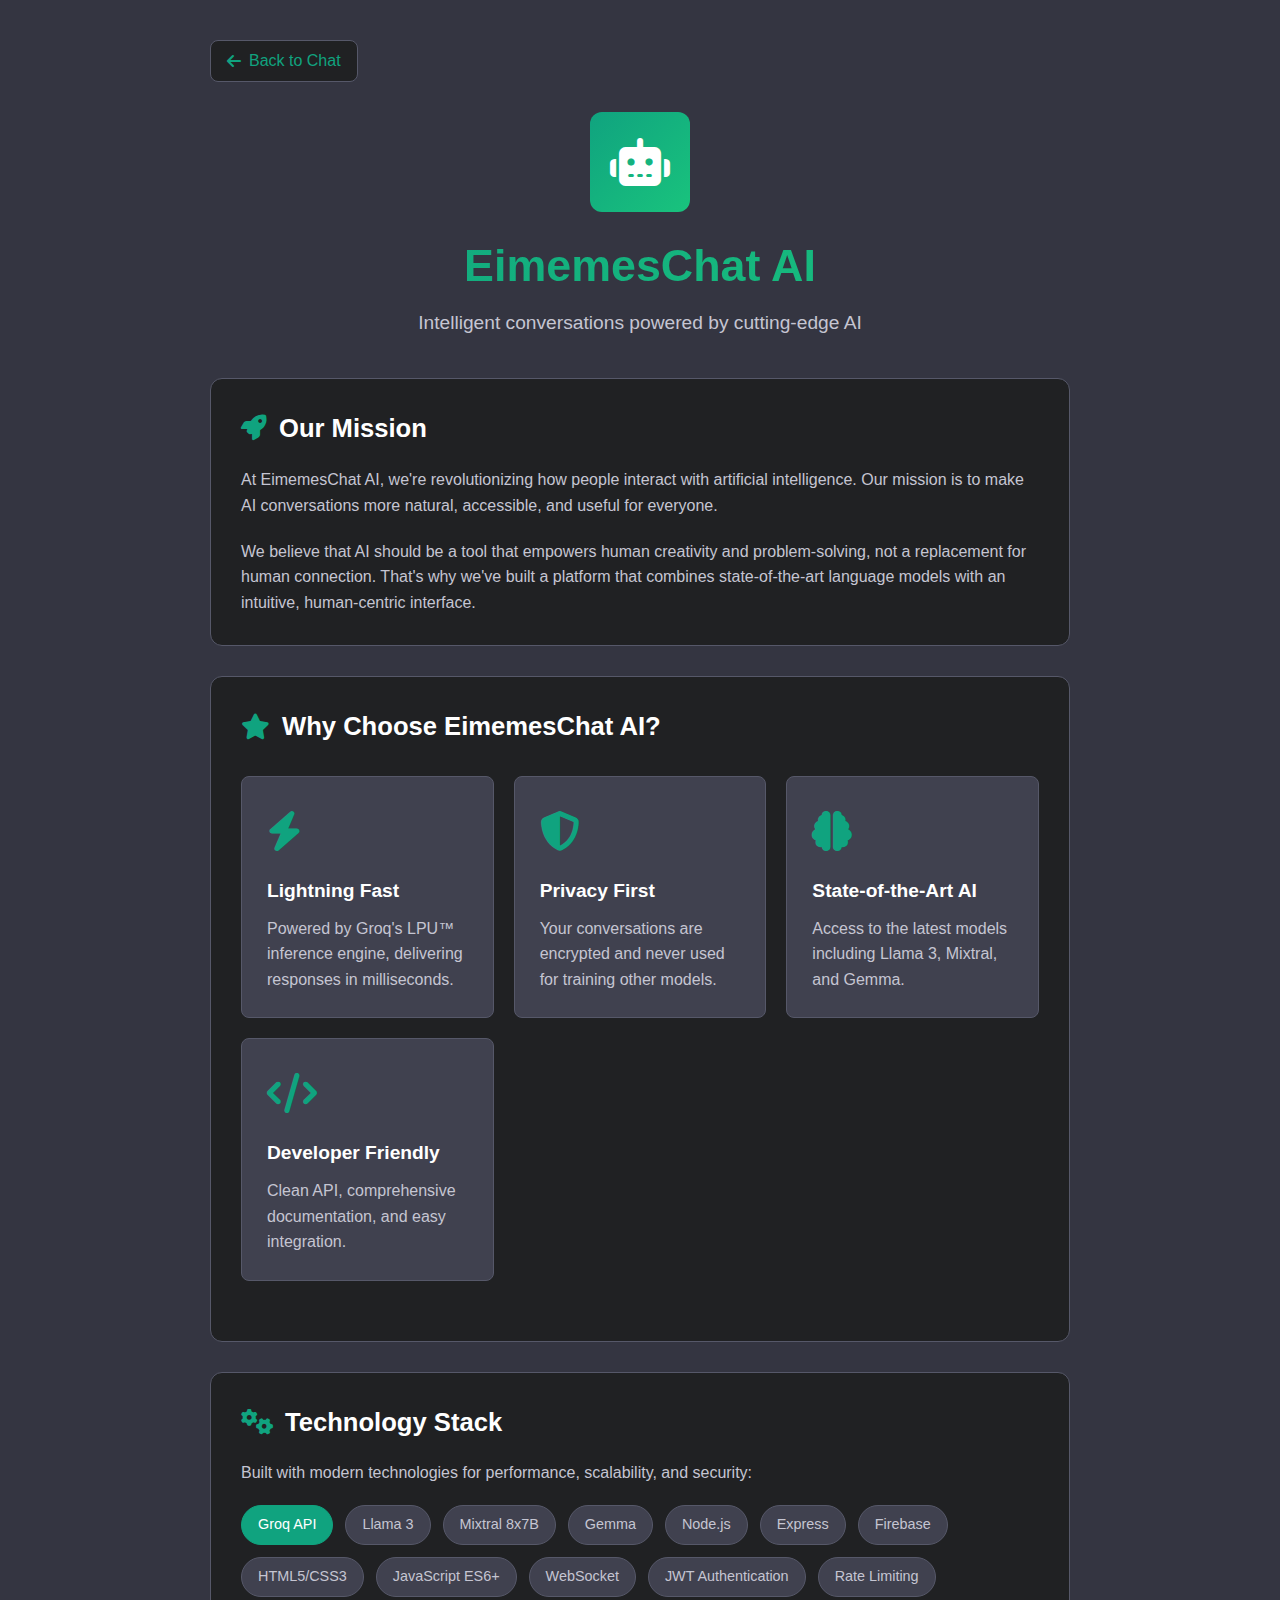
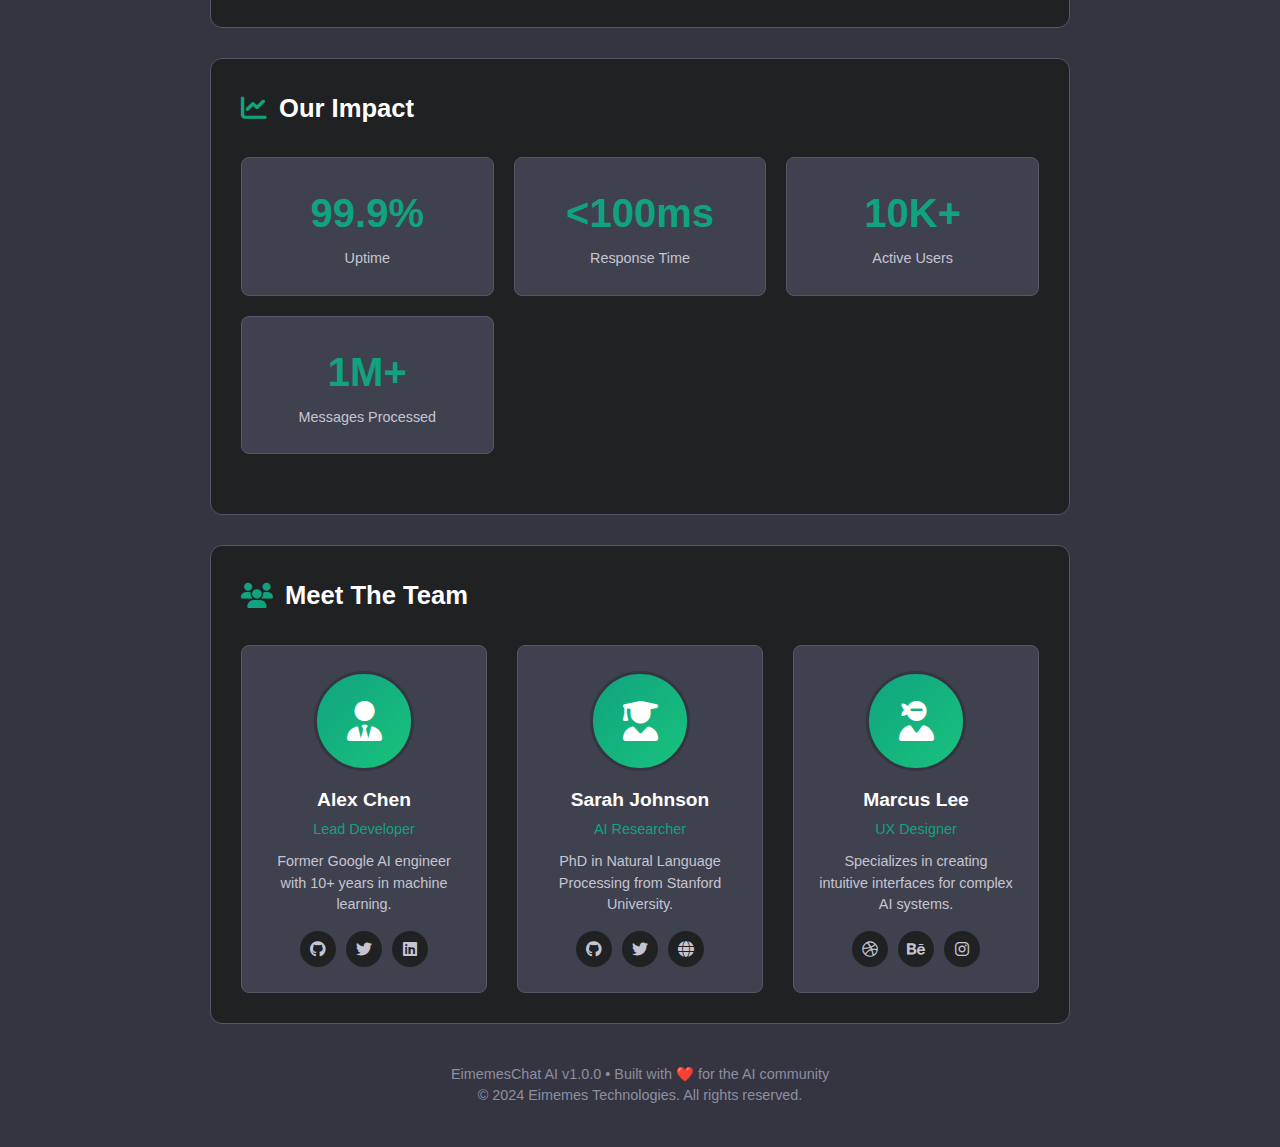
<file: about.html>
<!DOCTYPE html>
<html lang="en">
<head>
    <meta charset="UTF-8">
    <meta name="viewport" content="width=device-width, initial-scale=1.0">
    <title>About - EimemesChat AI</title>
    <link rel="stylesheet" href="https://cdnjs.cloudflare.com/ajax/libs/font-awesome/6.4.0/css/all.min.css">
    <link rel="stylesheet" href="style.css">
    <style>
        .about-container {
            max-width: 900px;
            margin: 0 auto;
            padding: 40px 20px;
            min-height: 100vh;
            background: var(--bg-primary);
            color: var(--text-primary);
        }
        
        .back-button {
            display: inline-flex;
            align-items: center;
            gap: 8px;
            color: var(--accent-primary);
            text-decoration: none;
            margin-bottom: 30px;
            font-weight: 500;
            padding: 8px 16px;
            border-radius: var(--radius);
            background: var(--bg-secondary);
            border: 1px solid var(--border-color);
            transition: all var(--transition-fast);
        }
        
        .back-button:hover {
            background: var(--bg-tertiary);
            transform: translateX(-2px);
        }
        
        .about-header {
            text-align: center;
            margin-bottom: 40px;
        }
        
        .logo-large {
            width: 100px;
            height: 100px;
            margin: 0 auto 20px;
            background: linear-gradient(135deg, var(--accent-primary), var(--accent-secondary));
            border-radius: var(--radius-lg);
            display: flex;
            align-items: center;
            justify-content: center;
            font-size: 3rem;
            color: white;
        }
        
        .about-title {
            font-size: 2.8rem;
            font-weight: 800;
            margin-bottom: 10px;
            background: linear-gradient(135deg, var(--accent-primary), var(--accent-secondary));
            -webkit-background-clip: text;
            background-clip: text;
            color: transparent;
        }
        
        .about-subtitle {
            color: var(--text-secondary);
            font-size: 1.2rem;
            max-width: 600px;
            margin: 0 auto;
        }
        
        .about-section {
            background: var(--bg-secondary);
            border-radius: var(--radius-lg);
            padding: 30px;
            margin-bottom: 30px;
            border: 1px solid var(--border-color);
        }
        
        .section-title {
            display: flex;
            align-items: center;
            gap: 12px;
            margin-bottom: 20px;
            color: var(--text-primary);
            font-size: 1.6rem;
        }
        
        .section-title i {
            color: var(--accent-primary);
        }
        
        .feature-grid {
            display: grid;
            grid-template-columns: repeat(auto-fit, minmax(250px, 1fr));
            gap: 20px;
            margin: 30px 0;
        }
        
        .feature-card {
            background: var(--bg-tertiary);
            padding: 25px;
            border-radius: var(--radius);
            border: 1px solid var(--border-color);
            transition: all var(--transition);
        }
        
        .feature-card:hover {
            transform: translateY(-5px);
            box-shadow: var(--shadow-md);
            border-color: var(--accent-primary);
        }
        
        .feature-icon {
            font-size: 2.5rem;
            color: var(--accent-primary);
            margin-bottom: 15px;
        }
        
        .feature-title {
            font-weight: 600;
            margin-bottom: 10px;
            color: var(--text-primary);
            font-size: 1.2rem;
        }
        
        .feature-description {
            color: var(--text-secondary);
            line-height: 1.6;
        }
        
        .tech-stack {
            display: flex;
            flex-wrap: wrap;
            gap: 12px;
            margin-top: 20px;
        }
        
        .tech-badge {
            padding: 8px 16px;
            background: var(--bg-tertiary);
            border: 1px solid var(--border-color);
            border-radius: 20px;
            color: var(--text-secondary);
            font-size: 0.9rem;
            font-weight: 500;
        }
        
        .tech-badge.highlight {
            background: var(--accent-primary);
            color: white;
            border-color: var(--accent-primary);
        }
        
        .team-grid {
            display: grid;
            grid-template-columns: repeat(auto-fit, minmax(220px, 1fr));
            gap: 30px;
            margin-top: 30px;
        }
        
        .team-card {
            text-align: center;
            padding: 25px;
            background: var(--bg-tertiary);
            border-radius: var(--radius);
            border: 1px solid var(--border-color);
            transition: all var(--transition);
        }
        
        .team-card:hover {
            transform: translateY(-5px);
            box-shadow: var(--shadow-md);
        }
        
        .team-avatar {
            width: 100px;
            height: 100px;
            margin: 0 auto 15px;
            border-radius: 50%;
            background: linear-gradient(135deg, var(--accent-primary), var(--accent-secondary));
            display: flex;
            align-items: center;
            justify-content: center;
            font-size: 2.5rem;
            color: white;
            border: 3px solid var(--bg-primary);
        }
        
        .team-name {
            font-weight: 600;
            margin-bottom: 5px;
            color: var(--text-primary);
            font-size: 1.2rem;
        }
        
        .team-role {
            color: var(--accent-primary);
            font-size: 0.9rem;
            margin-bottom: 10px;
            font-weight: 500;
        }
        
        .team-bio {
            color: var(--text-secondary);
            font-size: 0.9rem;
            line-height: 1.5;
            margin-bottom: 15px;
        }
        
        .team-social {
            display: flex;
            justify-content: center;
            gap: 10px;
        }
        
        .social-link {
            width: 36px;
            height: 36px;
            border-radius: 50%;
            background: var(--bg-secondary);
            display: flex;
            align-items: center;
            justify-content: center;
            color: var(--text-secondary);
            text-decoration: none;
            transition: all var(--transition-fast);
        }
        
        .social-link:hover {
            background: var(--accent-primary);
            color: white;
            transform: translateY(-2px);
        }
        
        .stats-container {
            display: grid;
            grid-template-columns: repeat(auto-fit, minmax(200px, 1fr));
            gap: 20px;
            margin: 30px 0;
        }
        
        .stat-card {
            text-align: center;
            padding: 25px;
            background: var(--bg-tertiary);
            border-radius: var(--radius);
            border: 1px solid var(--border-color);
        }
        
        .stat-number {
            font-size: 2.5rem;
            font-weight: 700;
            margin-bottom: 5px;
            color: var(--accent-primary);
        }
        
        .stat-label {
            color: var(--text-secondary);
            font-size: 0.9rem;
        }
        
        .version-info {
            text-align: center;
            margin-top: 40px;
            color: var(--text-tertiary);
            font-size: 0.9rem;
        }
        
        @media (max-width: 768px) {
            .about-container {
                padding: 20px;
            }
            
            .about-title {
                font-size: 2.2rem;
            }
            
            .feature-grid,
            .team-grid,
            .stats-container {
                grid-template-columns: 1fr;
            }
            
            .about-section {
                padding: 20px;
            }
        }
    </style>
</head>
<body class="dark-theme">
    <div class="about-container">
        <a href="index.html" class="back-button">
            <i class="fas fa-arrow-left"></i>
            Back to Chat
        </a>
        
        <div class="about-header">
            <div class="logo-large">
                <i class="fas fa-robot"></i>
            </div>
            <h1 class="about-title">EimemesChat AI</h1>
            <p class="about-subtitle">Intelligent conversations powered by cutting-edge AI</p>
        </div>
        
        <div class="about-section">
            <h2 class="section-title">
                <i class="fas fa-rocket"></i>
                Our Mission
            </h2>
            <p style="line-height: 1.6; color: var(--text-secondary); margin-bottom: 20px;">
                At EimemesChat AI, we're revolutionizing how people interact with artificial intelligence. 
                Our mission is to make AI conversations more natural, accessible, and useful for everyone.
            </p>
            <p style="line-height: 1.6; color: var(--text-secondary);">
                We believe that AI should be a tool that empowers human creativity and problem-solving, 
                not a replacement for human connection. That's why we've built a platform that combines 
                state-of-the-art language models with an intuitive, human-centric interface.
            </p>
        </div>
        
        <div class="about-section">
            <h2 class="section-title">
                <i class="fas fa-star"></i>
                Why Choose EimemesChat AI?
            </h2>
            
            <div class="feature-grid">
                <div class="feature-card">
                    <div class="feature-icon">
                        <i class="fas fa-bolt"></i>
                    </div>
                    <h3 class="feature-title">Lightning Fast</h3>
                    <p class="feature-description">
                        Powered by Groq's LPU™ inference engine, delivering responses in milliseconds.
                    </p>
                </div>
                
                <div class="feature-card">
                    <div class="feature-icon">
                        <i class="fas fa-shield-alt"></i>
                    </div>
                    <h3 class="feature-title">Privacy First</h3>
                    <p class="feature-description">
                        Your conversations are encrypted and never used for training other models.
                    </p>
                </div>
                
                <div class="feature-card">
                    <div class="feature-icon">
                        <i class="fas fa-brain"></i>
                    </div>
                    <h3 class="feature-title">State-of-the-Art AI</h3>
                    <p class="feature-description">
                        Access to the latest models including Llama 3, Mixtral, and Gemma.
                    </p>
                </div>
                
                <div class="feature-card">
                    <div class="feature-icon">
                        <i class="fas fa-code"></i>
                    </div>
                    <h3 class="feature-title">Developer Friendly</h3>
                    <p class="feature-description">
                        Clean API, comprehensive documentation, and easy integration.
                    </p>
                </div>
            </div>
        </div>
        
        <div class="about-section">
            <h2 class="section-title">
                <i class="fas fa-cogs"></i>
                Technology Stack
            </h2>
            <p style="color: var(--text-secondary); margin-bottom: 20px;">
                Built with modern technologies for performance, scalability, and security:
            </p>
            
            <div class="tech-stack">
                <span class="tech-badge highlight">Groq API</span>
                <span class="tech-badge">Llama 3</span>
                <span class="tech-badge">Mixtral 8x7B</span>
                <span class="tech-badge">Gemma</span>
                <span class="tech-badge">Node.js</span>
                <span class="tech-badge">Express</span>
                <span class="tech-badge">Firebase</span>
                <span class="tech-badge">HTML5/CSS3</span>
                <span class="tech-badge">JavaScript ES6+</span>
                <span class="tech-badge">WebSocket</span>
                <span class="tech-badge">JWT Authentication</span>
                <span class="tech-badge">Rate Limiting</span>
            </div>
        </div>
        
        <div class="about-section">
            <h2 class="section-title">
                <i class="fas fa-chart-line"></i>
                Our Impact
            </h2>
            
            <div class="stats-container">
                <div class="stat-card">
                    <div class="stat-number">99.9%</div>
                    <div class="stat-label">Uptime</div>
                </div>
                
                <div class="stat-card">
                    <div class="stat-number">&lt;100ms</div>
                    <div class="stat-label">Response Time</div>
                </div>
                
                <div class="stat-card">
                    <div class="stat-number">10K+</div>
                    <div class="stat-label">Active Users</div>
                </div>
                
                <div class="stat-card">
                    <div class="stat-number">1M+</div>
                    <div class="stat-label">Messages Processed</div>
                </div>
            </div>
        </div>
        
        <div class="about-section">
            <h2 class="section-title">
                <i class="fas fa-users"></i>
                Meet The Team
            </h2>
            
            <div class="team-grid">
                <div class="team-card">
                    <div class="team-avatar">
                        <i class="fas fa-user-tie"></i>
                    </div>
                    <h3 class="team-name">Alex Chen</h3>
                    <p class="team-role">Lead Developer</p>
                    <p class="team-bio">Former Google AI engineer with 10+ years in machine learning.</p>
                    <div class="team-social">
                        <a href="#" class="social-link">
                            <i class="fab fa-github"></i>
                        </a>
                        <a href="#" class="social-link">
                            <i class="fab fa-twitter"></i>
                        </a>
                        <a href="#" class="social-link">
                            <i class="fab fa-linkedin"></i>
                        </a>
                    </div>
                </div>
                
                <div class="team-card">
                    <div class="team-avatar">
                        <i class="fas fa-user-graduate"></i>
                    </div>
                    <h3 class="team-name">Sarah Johnson</h3>
                    <p class="team-role">AI Researcher</p>
                    <p class="team-bio">PhD in Natural Language Processing from Stanford University.</p>
                    <div class="team-social">
                        <a href="#" class="social-link">
                            <i class="fab fa-github"></i>
                        </a>
                        <a href="#" class="social-link">
                            <i class="fab fa-twitter"></i>
                        </a>
                        <a href="#" class="social-link">
                            <i class="fas fa-globe"></i>
                        </a>
                    </div>
                </div>
                
                <div class="team-card">
                    <div class="team-avatar">
                        <i class="fas fa-user-ninja"></i>
                    </div>
                    <h3 class="team-name">Marcus Lee</h3>
                    <p class="team-role">UX Designer</p>
                    <p class="team-bio">Specializes in creating intuitive interfaces for complex AI systems.</p>
                    <div class="team-social">
                        <a href="#" class="social-link">
                            <i class="fab fa-dribbble"></i>
                        </a>
                        <a href="#" class="social-link">
                            <i class="fab fa-behance"></i>
                        </a>
                        <a href="#" class="social-link">
                            <i class="fab fa-instagram"></i>
                        </a>
                    </div>
                </div>
            </div>
        </div>
        
        <div class="version-info">
            <p>EimemesChat AI v1.0.0 • Built with ❤️ for the AI community</p>
            <p>© 2024 Eimemes Technologies. All rights reserved.</p>
        </div>
    </div>
    
    <script>
        // Apply theme from localStorage
        document.addEventListener('DOMContentLoaded', function() {
            const savedTheme = localStorage.getItem('eimemechat_settings');
            if (savedTheme) {
                try {
                    const settings = JSON.parse(savedTheme);
                    if (settings.darkMode === false) {
                        document.body.classList.remove('dark-theme');
                        document.body.classList.add('light-theme');
                    }
                } catch (e) {
                    console.error('Failed to parse theme settings');
                }
            }
        });
    </script>
</body>
</html>
</file>
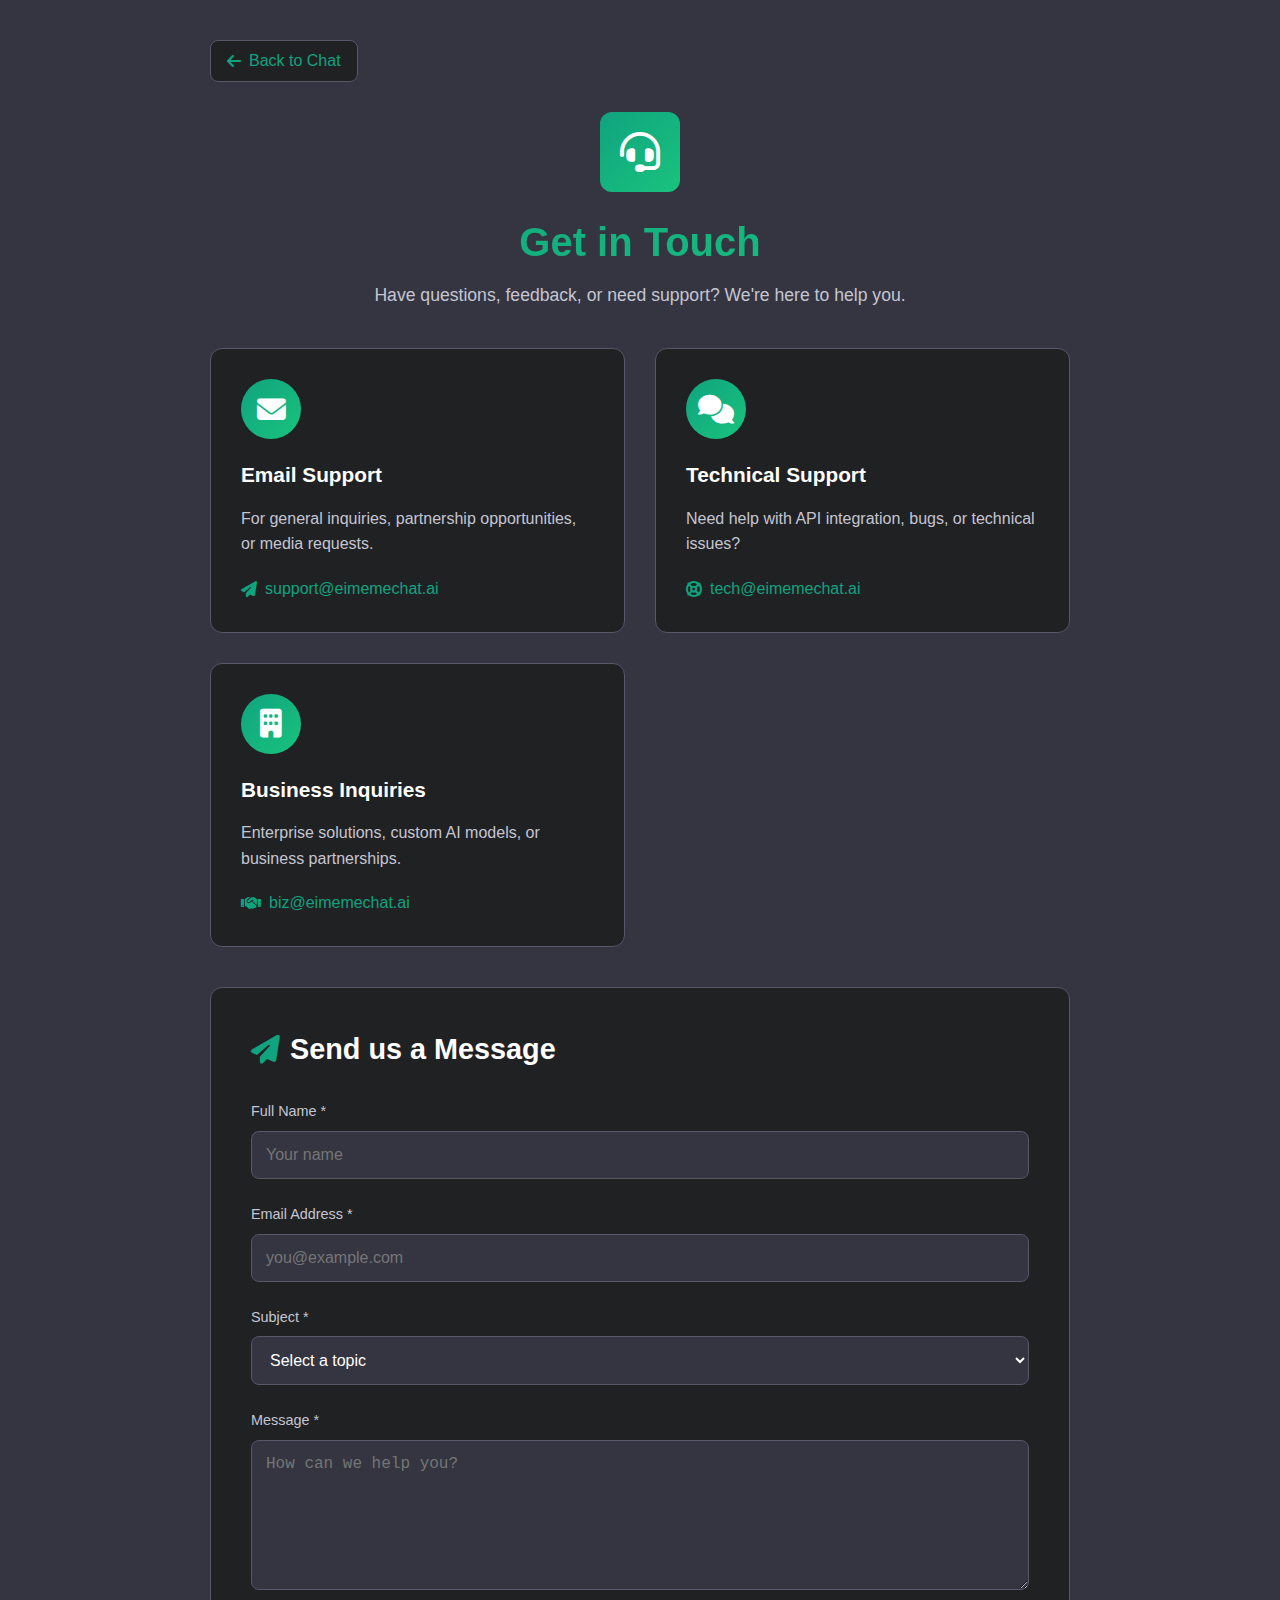
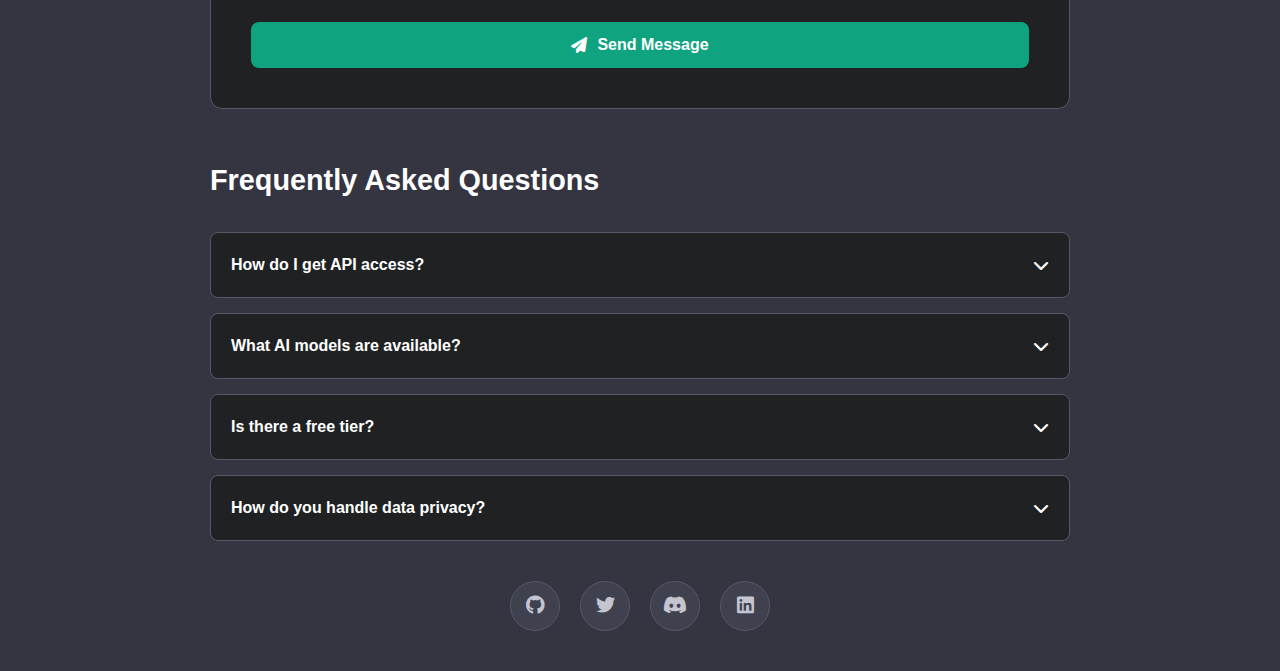
<file: contact.html>
<!DOCTYPE html>
<html lang="en">
<head>
    <meta charset="UTF-8">
    <meta name="viewport" content="width=device-width, initial-scale=1.0">
    <title>Contact - EimemesChat AI</title>
    <link rel="stylesheet" href="https://cdnjs.cloudflare.com/ajax/libs/font-awesome/6.4.0/css/all.min.css">
    <link rel="stylesheet" href="style.css">
    <style>
        .contact-container {
            max-width: 900px;
            margin: 0 auto;
            padding: 40px 20px;
            min-height: 100vh;
            background: var(--bg-primary);
            color: var(--text-primary);
        }
        
        .back-button {
            display: inline-flex;
            align-items: center;
            gap: 8px;
            color: var(--accent-primary);
            text-decoration: none;
            margin-bottom: 30px;
            font-weight: 500;
            padding: 8px 16px;
            border-radius: var(--radius);
            background: var(--bg-secondary);
            border: 1px solid var(--border-color);
            transition: all var(--transition-fast);
        }
        
        .back-button:hover {
            background: var(--bg-tertiary);
            transform: translateX(-2px);
        }
        
        .contact-header {
            text-align: center;
            margin-bottom: 40px;
        }
        
        .contact-logo {
            width: 80px;
            height: 80px;
            margin: 0 auto 20px;
            background: linear-gradient(135deg, var(--accent-primary), var(--accent-secondary));
            border-radius: var(--radius-lg);
            display: flex;
            align-items: center;
            justify-content: center;
            font-size: 2.5rem;
            color: white;
        }
        
        .contact-title {
            font-size: 2.5rem;
            font-weight: 800;
            margin-bottom: 10px;
            background: linear-gradient(135deg, var(--accent-primary), var(--accent-secondary));
            -webkit-background-clip: text;
            background-clip: text;
            color: transparent;
        }
        
        .contact-subtitle {
            color: var(--text-secondary);
            font-size: 1.1rem;
            max-width: 600px;
            margin: 0 auto;
        }
        
        .contact-grid {
            display: grid;
            grid-template-columns: repeat(auto-fit, minmax(300px, 1fr));
            gap: 30px;
            margin-bottom: 40px;
        }
        
        .contact-card {
            background: var(--bg-secondary);
            border-radius: var(--radius-lg);
            padding: 30px;
            border: 1px solid var(--border-color);
            transition: all var(--transition);
        }
        
        .contact-card:hover {
            transform: translateY(-5px);
            box-shadow: var(--shadow-md);
            border-color: var(--accent-primary);
        }
        
        .contact-icon {
            width: 60px;
            height: 60px;
            background: linear-gradient(135deg, var(--accent-primary), var(--accent-secondary));
            border-radius: 50%;
            display: flex;
            align-items: center;
            justify-content: center;
            font-size: 1.8rem;
            color: white;
            margin-bottom: 20px;
        }
        
        .contact-card-title {
            font-size: 1.3rem;
            font-weight: 600;
            margin-bottom: 15px;
            color: var(--text-primary);
        }
        
        .contact-info {
            color: var(--text-secondary);
            line-height: 1.6;
            margin-bottom: 20px;
        }
        
        .contact-link {
            color: var(--accent-primary);
            text-decoration: none;
            display: inline-flex;
            align-items: center;
            gap: 8px;
            transition: all var(--transition-fast);
        }
        
        .contact-link:hover {
            color: var(--accent-secondary);
            transform: translateX(5px);
        }
        
        .contact-form-container {
            background: var(--bg-secondary);
            border-radius: var(--radius-lg);
            padding: 40px;
            border: 1px solid var(--border-color);
        }
        
        .form-title {
            font-size: 1.8rem;
            font-weight: 600;
            margin-bottom: 30px;
            color: var(--text-primary);
            display: flex;
            align-items: center;
            gap: 10px;
        }
        
        .form-title i {
            color: var(--accent-primary);
        }
        
        .form-group {
            margin-bottom: 25px;
        }
        
        .form-label {
            display: block;
            margin-bottom: 8px;
            color: var(--text-secondary);
            font-weight: 500;
            font-size: 0.95rem;
        }
        
        .form-input,
        .form-textarea {
            width: 100%;
            padding: 14px;
            background: var(--bg-primary);
            border: 1px solid var(--border-color);
            border-radius: var(--radius);
            color: var(--text-primary);
            font-size: 1rem;
            transition: all var(--transition-fast);
        }
        
        .form-input:focus,
        .form-textarea:focus {
            outline: none;
            border-color: var(--accent-primary);
            box-shadow: 0 0 0 3px rgba(16, 163, 127, 0.2);
        }
        
        .form-textarea {
            min-height: 150px;
            resize: vertical;
        }
        
        .form-submit {
            width: 100%;
            padding: 14px;
            background: var(--accent-primary);
            color: white;
            border: none;
            border-radius: var(--radius);
            font-size: 1rem;
            font-weight: 600;
            cursor: pointer;
            display: flex;
            align-items: center;
            justify-content: center;
            gap: 10px;
            transition: all var(--transition);
        }
        
        .form-submit:hover {
            background: var(--accent-secondary);
            transform: translateY(-2px);
            box-shadow: var(--shadow-md);
        }
        
        .form-submit:disabled {
            opacity: 0.6;
            cursor: not-allowed;
            transform: none !important;
        }
        
        .form-success {
            background: var(--bg-tertiary);
            border: 1px solid var(--accent-primary);
            border-radius: var(--radius);
            padding: 20px;
            margin-top: 20px;
            text-align: center;
            color: var(--text-primary);
        }
        
        .form-success i {
            color: var(--accent-primary);
            font-size: 2rem;
            margin-bottom: 10px;
        }
        
        .faq-section {
            margin-top: 50px;
        }
        
        .faq-title {
            font-size: 1.8rem;
            font-weight: 600;
            margin-bottom: 30px;
            color: var(--text-primary);
        }
        
        .faq-item {
            background: var(--bg-secondary);
            border-radius: var(--radius);
            margin-bottom: 15px;
            border: 1px solid var(--border-color);
            overflow: hidden;
        }
        
        .faq-question {
            padding: 20px;
            font-weight: 600;
            color: var(--text-primary);
            cursor: pointer;
            display: flex;
            justify-content: space-between;
            align-items: center;
            transition: all var(--transition-fast);
        }
        
        .faq-question:hover {
            background: var(--bg-tertiary);
        }
        
        .faq-answer {
            padding: 0 20px;
            max-height: 0;
            overflow: hidden;
            color: var(--text-secondary);
            line-height: 1.6;
            transition: all var(--transition);
        }
        
        .faq-item.active .faq-answer {
            padding: 0 20px 20px;
            max-height: 500px;
        }
        
        .faq-item.active .faq-question i {
            transform: rotate(180deg);
        }
        
        .social-links {
            display: flex;
            justify-content: center;
            gap: 20px;
            margin-top: 40px;
        }
        
        .social-link {
            width: 50px;
            height: 50px;
            border-radius: 50%;
            background: var(--bg-tertiary);
            border: 1px solid var(--border-color);
            display: flex;
            align-items: center;
            justify-content: center;
            color: var(--text-secondary);
            font-size: 1.2rem;
            text-decoration: none;
            transition: all var(--transition);
        }
        
        .social-link:hover {
            background: var(--accent-primary);
            color: white;
            transform: translateY(-5px);
            border-color: var(--accent-primary);
        }
        
        @media (max-width: 768px) {
            .contact-container {
                padding: 20px;
            }
            
            .contact-title {
                font-size: 2rem;
            }
            
            .contact-grid {
                grid-template-columns: 1fr;
            }
            
            .contact-form-container {
                padding: 25px;
            }
            
            .form-title {
                font-size: 1.5rem;
            }
        }
    </style>
</head>
<body class="dark-theme">
    <div class="contact-container">
        <a href="index.html" class="back-button">
            <i class="fas fa-arrow-left"></i>
            Back to Chat
        </a>
        
        <div class="contact-header">
            <div class="contact-logo">
                <i class="fas fa-headset"></i>
            </div>
            <h1 class="contact-title">Get in Touch</h1>
            <p class="contact-subtitle">
                Have questions, feedback, or need support? We're here to help you.
            </p>
        </div>
        
        <div class="contact-grid">
            <div class="contact-card">
                <div class="contact-icon">
                    <i class="fas fa-envelope"></i>
                </div>
                <h3 class="contact-card-title">Email Support</h3>
                <p class="contact-info">
                    For general inquiries, partnership opportunities, or media requests.
                </p>
                <a href="mailto:support@eimemechat.ai" class="contact-link">
                    <i class="fas fa-paper-plane"></i>
                    support@eimemechat.ai
                </a>
            </div>
            
            <div class="contact-card">
                <div class="contact-icon">
                    <i class="fas fa-comments"></i>
                </div>
                <h3 class="contact-card-title">Technical Support</h3>
                <p class="contact-info">
                    Need help with API integration, bugs, or technical issues?
                </p>
                <a href="mailto:tech@eimemechat.ai" class="contact-link">
                    <i class="fas fa-life-ring"></i>
                    tech@eimemechat.ai
                </a>
            </div>
            
            <div class="contact-card">
                <div class="contact-icon">
                    <i class="fas fa-building"></i>
                </div>
                <h3 class="contact-card-title">Business Inquiries</h3>
                <p class="contact-info">
                    Enterprise solutions, custom AI models, or business partnerships.
                </p>
                <a href="mailto:biz@eimemechat.ai" class="contact-link">
                    <i class="fas fa-handshake"></i>
                    biz@eimemechat.ai
                </a>
            </div>
        </div>
        
        <div class="contact-form-container">
            <h2 class="form-title">
                <i class="fas fa-paper-plane"></i>
                Send us a Message
            </h2>
            
            <form id="contactForm">
                <div class="form-group">
                    <label for="name" class="form-label">Full Name *</label>
                    <input type="text" id="name" class="form-input" required placeholder="Your name">
                </div>
                
                <div class="form-group">
                    <label for="email" class="form-label">Email Address *</label>
                    <input type="email" id="email" class="form-input" required placeholder="you@example.com">
                </div>
                
                <div class="form-group">
                    <label for="subject" class="form-label">Subject *</label>
                    <select id="subject" class="form-input" required>
                        <option value="">Select a topic</option>
                        <option value="support">Technical Support</option>
                        <option value="feedback">Product Feedback</option>
                        <option value="billing">Billing Question</option>
                        <option value="partnership">Partnership Inquiry</option>
                        <option value="other">Other</option>
                    </select>
                </div>
                
                <div class="form-group">
                    <label for="message" class="form-label">Message *</label>
                    <textarea id="message" class="form-textarea" required placeholder="How can we help you?"></textarea>
                </div>
                
                <button type="submit" class="form-submit" id="submitBtn">
                    <i class="fas fa-paper-plane"></i>
                    Send Message
                </button>
                
                <div id="formSuccess" class="form-success hidden">
                    <i class="fas fa-check-circle"></i>
                    <h3>Message Sent Successfully!</h3>
                    <p>Thank you for contacting us. We'll get back to you within 24 hours.</p>
                </div>
            </form>
        </div>
        
        <div class="faq-section">
            <h2 class="faq-title">Frequently Asked Questions</h2>
            
            <div class="faq-item">
                <div class="faq-question">
                    <span>How do I get API access?</span>
                    <i class="fas fa-chevron-down"></i>
                </div>
                <div class="faq-answer">
                    <p>API access is available for registered users. Sign up for an account, then navigate to Settings → API Keys to generate your access token. Documentation is available in our developer portal.</p>
                </div>
            </div>
            
            <div class="faq-item">
                <div class="faq-question">
                    <span>What AI models are available?</span>
                    <i class="fas fa-chevron-down"></i>
                </div>
                <div class="faq-answer">
                    <p>We currently support Llama 3 8B & 70B, Mixtral 8x7B, and Gemma 7B. We're constantly adding new models as they become available.</p>
                </div>
            </div>
            
            <div class="faq-item">
                <div class="faq-question">
                    <span>Is there a free tier?</span>
                    <i class="fas fa-chevron-down"></i>
                </div>
                <div class="faq-answer">
                    <p>Yes! We offer a free tier with 1000 messages per month. For higher limits and advanced features, check out our paid plans.</p>
                </div>
            </div>
            
            <div class="faq-item">
                <div class="faq-question">
                    <span>How do you handle data privacy?</span>
                    <i class="fas fa-chevron-down"></i>
                </div>
                <div class="faq-answer">
                    <p>We encrypt all conversations and never use your data to train our models. You can delete your data at any time. Read our full privacy policy for details.</p>
                </div>
            </div>
        </div>
        
        <div class="social-links">
            <a href="#" class="social-link" title="GitHub">
                <i class="fab fa-github"></i>
            </a>
            <a href="#" class="social-link" title="Twitter">
                <i class="fab fa-twitter"></i>
            </a>
            <a href="#" class="social-link" title="Discord">
                <i class="fab fa-discord"></i>
            </a>
            <a href="#" class="social-link" title="LinkedIn">
                <i class="fab fa-linkedin"></i>
            </a>
        </div>
    </div>
    
    <script>
        document.addEventListener('DOMContentLoaded', function() {
            // Apply theme
            const savedTheme = localStorage.getItem('eimemechat_settings');
            if (savedTheme) {
                try {
                    const settings = JSON.parse(savedTheme);
                    if (settings.darkMode === false) {
                        document.body.classList.remove('dark-theme');
                        document.body.classList.add('light-theme');
                    }
                } catch (e) {
                    console.error('Failed to parse theme settings');
                }
            }
            
            // FAQ toggle
            document.querySelectorAll('.faq-question').forEach(question => {
                question.addEventListener('click', () => {
                    const item = question.closest('.faq-item');
                    item.classList.toggle('active');
                });
            });
            
            // Contact form
            const contactForm = document.getElementById('contactForm');
            const submitBtn = document.getElementById('submitBtn');
            
            if (contactForm) {
                contactForm.addEventListener('submit', async function(e) {
                    e.preventDefault();
                    
                    const formData = {
                        name: document.getElementById('name').value,
                        email: document.getElementById('email').value,
                        subject: document.getElementById('subject').value,
                        message: document.getElementById('message').value
                    };
                    
                    // Validate
                    if (!formData.name || !formData.email || !formData.subject || !formData.message) {
                        alert('Please fill in all required fields');
                        return;
                    }
                    
                    submitBtn.disabled = true;
                    submitBtn.innerHTML = '<i class="fas fa-spinner fa-spin"></i> Sending...';
                    
                    // Simulate API call
                    setTimeout(() => {
                        // Show success message
                        document.getElementById('formSuccess').classList.remove('hidden');
                        contactForm.reset();
                        
                        submitBtn.disabled = false;
                        submitBtn.innerHTML = '<i class="fas fa-paper-plane"></i> Send Message';
                        
                        // Hide success message after 5 seconds
                        setTimeout(() => {
                            document.getElementById('formSuccess').classList.add('hidden');
                        }, 5000);
                    }, 1500);
                });
            }
        });
    </script>
</body>
</html>
</file>
<file: style.css>
/* ===== ChatGPT-inspired Dark Theme ===== */
* {
    margin: 0;
    padding: 0;
    box-sizing: border-box;
    -webkit-tap-highlight-color: transparent;
}

:root {
    /* Dark theme colors (ChatGPT-like) */
    --bg-primary: #343541;
    --bg-secondary: #202123;
    --bg-tertiary: #40414f;
    --bg-input: #40414f;
    --bg-sidebar: #202123;
    --bg-message-user: #343541;
    --bg-message-ai: #444654;
    --bg-modal: #202123;
    
    /* Text colors */
    --text-primary: #ffffff;
    --text-secondary: #c5c5d2;
    --text-tertiary: #8e8ea0;
    --text-code: #f8f8f2;
    
    /* Accent colors */
    --accent-primary: #10a37f; /* ChatGPT green */
    --accent-secondary: #19c37d;
    --accent-danger: #ef4146;
    --accent-warning: #f5a623;
    --accent-info: #3498db;
    
    /* Borders & shadows */
    --border-color: #565869;
    --border-light: #4d4d4f;
    --shadow-sm: 0 1px 3px rgba(0,0,0,0.3);
    --shadow-md: 0 4px 12px rgba(0,0,0,0.5);
    --shadow-lg: 0 8px 24px rgba(0,0,0,0.6);
    
    /* Spacing */
    --radius-sm: 4px;
    --radius: 8px;
    --radius-lg: 12px;
    
    /* Transitions */
    --transition-fast: 0.15s ease;
    --transition: 0.3s ease;
    --transition-slow: 0.5s ease;
}

.light-theme {
    --bg-primary: #ffffff;
    --bg-secondary: #f7f7f8;
    --bg-tertiary: #e5e5e5;
    --bg-input: #ffffff;
    --bg-sidebar: #f7f7f8;
    --bg-message-user: #ffffff;
    --bg-message-ai: #f7f7f8;
    --bg-modal: #ffffff;
    
    --text-primary: #000000;
    --text-secondary: #374151;
    --text-tertiary: #6b7280;
    --text-code: #24292e;
    
    --border-color: #d1d5db;
    --border-light: #e5e7eb;
    
    --shadow-sm: 0 1px 2px rgba(0,0,0,0.05);
    --shadow-md: 0 4px 6px rgba(0,0,0,0.07);
    --shadow-lg: 0 10px 15px rgba(0,0,0,0.1);
}

/* Base styles */
body {
    font-family: -apple-system, BlinkMacSystemFont, 'Segoe UI', 'Roboto', 'Oxygen', 'Ubuntu', 'Cantarell', sans-serif;
    background: var(--bg-primary);
    color: var(--text-primary);
    line-height: 1.5;
    height: 100vh;
    overflow: hidden;
    transition: background var(--transition);
}

/* Utility classes */
.hidden {
    display: none !important;
}

.screen {
    height: 100vh;
    width: 100%;
    overflow: hidden;
}

/* Loading Screen */
.loading-screen {
    position: fixed;
    top: 0;
    left: 0;
    width: 100%;
    height: 100%;
    background: var(--bg-primary);
    display: flex;
    justify-content: center;
    align-items: center;
    z-index: 9999;
}

.loading-content {
    text-align: center;
    color: var(--text-primary);
}

.spinner {
    position: relative;
    width: 60px;
    height: 60px;
    margin: 0 auto 20px;
}

.spinner-circle {
    position: absolute;
    width: 100%;
    height: 100%;
    border: 3px solid transparent;
    border-top: 3px solid var(--accent-primary);
    border-radius: 50%;
    animation: spin 1s linear infinite;
}

@keyframes spin {
    0% { transform: rotate(0deg); }
    100% { transform: rotate(360deg); }
}

.loading-text {
    font-size: 1.2rem;
    margin-bottom: 10px;
    font-weight: 500;
}

.version {
    font-size: 0.9rem;
    color: var(--text-tertiary);
}

/* Auth Screen */
.auth-container {
    max-width: 400px;
    margin: 0 auto;
    padding: 40px 20px;
    height: 100vh;
    display: flex;
    flex-direction: column;
    justify-content: center;
}

.auth-header {
    text-align: center;
    margin-bottom: 40px;
}

.app-logo {
    display: flex;
    flex-direction: column;
    align-items: center;
    gap: 15px;
    margin-bottom: 20px;
}

.logo-icon {
    width: 64px;
    height: 64px;
    background: linear-gradient(135deg, var(--accent-primary), var(--accent-secondary));
    border-radius: var(--radius);
    display: flex;
    align-items: center;
    justify-content: center;
    font-size: 2rem;
    color: white;
}

.app-logo h1 {
    font-size: 2rem;
    font-weight: 700;
    letter-spacing: -0.5px;
    background: linear-gradient(135deg, var(--accent-primary), var(--accent-secondary));
    -webkit-background-clip: text;
    background-clip: text;
    color: transparent;
}

.app-tagline {
    color: var(--text-tertiary);
    font-size: 1rem;
    line-height: 1.4;
}

.auth-forms {
    background: var(--bg-secondary);
    border-radius: var(--radius-lg);
    padding: 30px;
    box-shadow: var(--shadow-lg);
    border: 1px solid var(--border-color);
}

.auth-form {
    display: none;
}

.auth-form.active {
    display: block;
}

.auth-form h2 {
    display: flex;
    align-items: center;
    gap: 10px;
    margin-bottom: 25px;
    color: var(--text-primary);
    font-size: 1.5rem;
}

.form-group {
    margin-bottom: 20px;
}

.form-group label {
    display: block;
    margin-bottom: 8px;
    color: var(--text-secondary);
    font-weight: 500;
    font-size: 0.9rem;
}

.input-with-icon {
    position: relative;
    display: flex;
    align-items: center;
}

.input-with-icon i {
    position: absolute;
    left: 15px;
    color: var(--text-tertiary);
    font-size: 1.1rem;
}

.input-with-icon input {
    width: 100%;
    padding: 12px 15px 12px 45px;
    background: var(--bg-input);
    border: 1px solid var(--border-color);
    border-radius: var(--radius);
    font-size: 1rem;
    color: var(--text-primary);
    transition: all var(--transition-fast);
}

.input-with-icon input:focus {
    outline: none;
    border-color: var(--accent-primary);
    box-shadow: 0 0 0 2px rgba(16, 163, 127, 0.2);
}

.show-password {
    position: absolute;
    right: 15px;
    background: none;
    border: none;
    color: var(--text-tertiary);
    cursor: pointer;
    padding: 5px;
    font-size: 1rem;
    transition: color var(--transition-fast);
}

.show-password:hover {
    color: var(--text-secondary);
}

.password-hint {
    display: block;
    margin-top: 5px;
    color: var(--text-tertiary);
    font-size: 0.85rem;
}

.form-options {
    display: flex;
    justify-content: space-between;
    align-items: center;
    margin-bottom: 20px;
}

.checkbox {
    display: flex;
    align-items: center;
    gap: 8px;
    cursor: pointer;
    font-size: 0.9rem;
    color: var(--text-secondary);
    user-select: none;
}

.checkbox input[type="checkbox"] {
    width: 18px;
    height: 18px;
    accent-color: var(--accent-primary);
}

.forgot-password {
    color: var(--accent-primary);
    text-decoration: none;
    font-size: 0.9rem;
    transition: color var(--transition-fast);
}

.forgot-password:hover {
    color: var(--accent-secondary);
    text-decoration: underline;
}

/* Buttons */
.btn {
    padding: 12px 24px;
    border: none;
    border-radius: var(--radius);
    font-size: 1rem;
    font-weight: 500;
    cursor: pointer;
    transition: all var(--transition-fast);
    display: inline-flex;
    align-items: center;
    justify-content: center;
    gap: 8px;
}

.btn-full {
    width: 100%;
}

.btn-primary {
    background: var(--accent-primary);
    color: white;
    border: 1px solid transparent;
}

.btn-primary:hover {
    background: var(--accent-secondary);
    transform: translateY(-1px);
    box-shadow: var(--shadow-sm);
}

.btn-primary:active {
    transform: translateY(0);
}

.btn-secondary {
    background: transparent;
    color: var(--text-secondary);
    border: 1px solid var(--border-color);
}

.btn-secondary:hover {
    background: var(--bg-tertiary);
    border-color: var(--text-tertiary);
}

.btn-danger {
    background: var(--accent-danger);
    color: white;
    border: none;
}

.btn-danger:hover {
    background: #d32f2f;
    transform: translateY(-1px);
}

.btn-google {
    background: white;
    color: #374151;
    border: 1px solid var(--border-color);
}

.btn-google:hover {
    background: #f9fafb;
    border-color: var(--border-color);
}

/* Divider */
.divider {
    text-align: center;
    margin: 25px 0;
    position: relative;
}

.divider::before {
    content: '';
    position: absolute;
    top: 50%;
    left: 0;
    right: 0;
    height: 1px;
    background: var(--border-color);
}

.divider span {
    background: var(--bg-secondary);
    padding: 0 15px;
    color: var(--text-tertiary);
    font-size: 0.9rem;
    position: relative;
}

/* Agreement */
.agreement {
    margin: 20px 0;
    font-size: 0.9rem;
    color: var(--text-secondary);
}

.agreement a {
    color: var(--accent-primary);
    text-decoration: none;
}

.agreement a:hover {
    text-decoration: underline;
}

/* Auth Switch */
.auth-switch {
    text-align: center;
    margin-top: 25px;
    color: var(--text-secondary);
    font-size: 0.95rem;
}

.auth-switch a {
    color: var(--accent-primary);
    text-decoration: none;
    font-weight: 600;
}

.auth-switch a:hover {
    text-decoration: underline;
}

/* Auth Footer */
.auth-footer {
    text-align: center;
    margin-top: 30px;
    color: var(--text-tertiary);
    font-size: 0.9rem;
}

.version-info {
    margin-top: 10px;
    font-weight: 500;
    color: var(--text-secondary);
}

/* Main App Layout */
#appScreen {
    display: flex;
    height: 100vh;
    overflow: hidden;
}

/* Sidebar */
.sidebar {
    width: 260px;
    background: var(--bg-sidebar);
    border-right: 1px solid var(--border-color);
    display: flex;
    flex-direction: column;
    transition: all var(--transition);
    z-index: 10;
}

.sidebar-header {
    padding: 16px;
    border-bottom: 1px solid var(--border-color);
}

.btn-new-chat {
    width: 100%;
    padding: 12px;
    background: transparent;
    border: 1px solid var(--border-color);
    border-radius: var(--radius);
    color: var(--text-primary);
    font-size: 0.95rem;
    cursor: pointer;
    display: flex;
    align-items: center;
    justify-content: center;
    gap: 8px;
    transition: all var(--transition-fast);
}

.btn-new-chat:hover {
    background: var(--bg-tertiary);
    border-color: var(--text-tertiary);
}

.btn-menu {
    display: none;
    background: none;
    border: none;
    color: var(--text-secondary);
    cursor: pointer;
    padding: 8px;
    font-size: 1rem;
}

/* Chat History */
.chat-history {
    flex: 1;
    overflow-y: auto;
    padding: 8px;
}

.chat-history::-webkit-scrollbar {
    width: 6px;
}

.chat-history::-webkit-scrollbar-track {
    background: transparent;
}

.chat-history::-webkit-scrollbar-thumb {
    background: var(--border-color);
    border-radius: 3px;
}

.chat-history-item {
    padding: 12px;
    margin-bottom: 4px;
    border-radius: var(--radius);
    cursor: pointer;
    color: var(--text-secondary);
    font-size: 0.9rem;
    white-space: nowrap;
    overflow: hidden;
    text-overflow: ellipsis;
    transition: all var(--transition-fast);
    display: flex;
    align-items: center;
    gap: 8px;
}

.chat-history-item:hover {
    background: var(--bg-tertiary);
    color: var(--text-primary);
}

.chat-history-item.active {
    background: var(--bg-tertiary);
    color: var(--text-primary);
}

.chat-history-item i {
    font-size: 0.8rem;
    opacity: 0.6;
}

.empty-history {
    text-align: center;
    padding: 40px 20px;
    color: var(--text-tertiary);
}

.empty-history i {
    font-size: 2rem;
    margin-bottom: 10px;
    opacity: 0.5;
}

.empty-history p {
    font-size: 0.9rem;
}

/* Sidebar Footer */
.sidebar-footer {
    padding: 16px;
    border-top: 1px solid var(--border-color);
}

.user-info {
    display: flex;
    align-items: center;
    gap: 12px;
}

.user-avatar {
    width: 32px;
    height: 32px;
    border-radius: 50%;
    object-fit: cover;
    background: linear-gradient(135deg, var(--accent-primary), var(--accent-secondary));
    display: flex;
    align-items: center;
    justify-content: center;
    color: white;
    font-weight: 600;
    font-size: 0.9rem;
}

.user-details {
    flex: 1;
    min-width: 0;
}

.user-name {
    display: block;
    font-size: 0.9rem;
    font-weight: 500;
    color: var(--text-primary);
    white-space: nowrap;
    overflow: hidden;
    text-overflow: ellipsis;
}

.user-email {
    display: block;
    font-size: 0.8rem;
    color: var(--text-tertiary);
    white-space: nowrap;
    overflow: hidden;
    text-overflow: ellipsis;
}

.btn-settings {
    background: none;
    border: none;
    color: var(--text-secondary);
    cursor: pointer;
    padding: 6px;
    font-size: 1rem;
    border-radius: var(--radius-sm);
    transition: all var(--transition-fast);
}

.btn-settings:hover {
    background: var(--bg-tertiary);
    color: var(--text-primary);
}

/* Main Content */
.main-content {
    flex: 1;
    display: flex;
    flex-direction: column;
    overflow: hidden;
}

/* Chat Header */
.chat-header {
    padding: 16px;
    border-bottom: 1px solid var(--border-color);
    display: flex;
    justify-content: flex-end;
}

.model-selector {
    display: flex;
    align-items: center;
    gap: 12px;
}

.model-select {
    padding: 8px 12px;
    background: var(--bg-tertiary);
    border: 1px solid var(--border-color);
    border-radius: var(--radius);
    color: var(--text-primary);
    font-size: 0.9rem;
    cursor: pointer;
    min-width: 150px;
}

.model-select:focus {
    outline: none;
    border-color: var(--accent-primary);
}

.btn-clear {
    background: none;
    border: none;
    color: var(--text-secondary);
    cursor: pointer;
    padding: 8px;
    font-size: 1rem;
    border-radius: var(--radius-sm);
    transition: all var(--transition-fast);
}

.btn-clear:hover {
    background: var(--bg-tertiary);
    color: var(--text-primary);
}

/* Chat Container */
.chat-container {
    flex: 1;
    overflow-y: auto;
    padding: 20px;
    scroll-behavior: smooth;
}

.chat-container::-webkit-scrollbar {
    width: 10px;
}

.chat-container::-webkit-scrollbar-track {
    background: transparent;
}

.chat-container::-webkit-scrollbar-thumb {
    background: var(--border-color);
    border-radius: 5px;
}

/* Welcome Message */
.welcome-message {
    max-width: 800px;
    margin: 0 auto;
    padding: 60px 20px;
    text-align: center;
}

.logo-large {
    width: 80px;
    height: 80px;
    margin: 0 auto 20px;
    background: linear-gradient(135deg, var(--accent-primary), var(--accent-secondary));
    border-radius: var(--radius-lg);
    display: flex;
    align-items: center;
    justify-content: center;
    font-size: 2.5rem;
    color: white;
}

.welcome-content h1 {
    font-size: 2.5rem;
    margin-bottom: 10px;
    background: linear-gradient(135deg, var(--accent-primary), var(--accent-secondary));
    -webkit-background-clip: text;
    background-clip: text;
    color: transparent;
}

.welcome-content p {
    color: var(--text-secondary);
    font-size: 1.1rem;
    margin-bottom: 30px;
}

.example-prompts {
    display: grid;
    grid-template-columns: repeat(auto-fit, minmax(200px, 1fr));
    gap: 12px;
    margin-top: 30px;
}

.example-prompt {
    padding: 16px;
    background: var(--bg-tertiary);
    border: 1px solid var(--border-color);
    border-radius: var(--radius);
    color: var(--text-secondary);
    font-size: 0.95rem;
    text-align: left;
    cursor: pointer;
    transition: all var(--transition-fast);
}

.example-prompt:hover {
    background: var(--bg-message-ai);
    color: var(--text-primary);
    transform: translateY(-2px);
    box-shadow: var(--shadow-sm);
}

/* Messages */
.message {
    max-width: 800px;
    margin: 0 auto 24px;
    padding: 20px;
    border-radius: var(--radius-lg);
    display: flex;
    gap: 16px;
    animation: messageAppear 0.3s ease-out;
}

@keyframes messageAppear {
    from {
        opacity: 0;
        transform: translateY(10px);
    }
    to {
        opacity: 1;
        transform: translateY(0);
    }
}

.message-user {
    background: var(--bg-message-user);
    border: 1px solid var(--border-color);
}

.message-ai {
    background: var(--bg-message-ai);
}

.message-avatar {
    width: 36px;
    height: 36px;
    border-radius: 50%;
    display: flex;
    align-items: center;
    justify-content: center;
    flex-shrink: 0;
}

.message-user .message-avatar {
    background: linear-gradient(135deg, #5436da, #36d1da);
    color: white;
}

.message-ai .message-avatar {
    background: linear-gradient(135deg, var(--accent-primary), var(--accent-secondary));
    color: white;
}

.message-content {
    flex: 1;
    min-width: 0;
}

.message-text {
    color: var(--text-primary);
    font-size: 1rem;
    line-height: 1.6;
    white-space: pre-wrap;
    word-wrap: break-word;
}

.message-text p {
    margin-bottom: 1em;
}

.message-text p:last-child {
    margin-bottom: 0;
}

.message-text ul, .message-text ol {
    margin-left: 20px;
    margin-bottom: 1em;
}

.message-text code {
    background: var(--bg-tertiary);
    padding: 2px 6px;
    border-radius: var(--radius-sm);
    font-family: 'Courier New', monospace;
    font-size: 0.9em;
    color: var(--text-code);
}

.message-text pre {
    background: var(--bg-secondary);
    padding: 16px;
    border-radius: var(--radius);
    overflow-x: auto;
    margin: 1em 0;
}

.message-text pre code {
    background: none;
    padding: 0;
    color: var(--text-code);
}

.message-meta {
    display: flex;
    align-items: center;
    gap: 12px;
    margin-top: 12px;
    font-size: 0.8rem;
    color: var(--text-tertiary);
}

.message-time {
    flex: 1;
}

.message-actions {
    display: flex;
    gap: 8px;
}

.btn-copy, .btn-regenerate, .btn-like {
    background: none;
    border: none;
    color: var(--text-tertiary);
    cursor: pointer;
    padding: 4px 8px;
    font-size: 0.9rem;
    border-radius: var(--radius-sm);
    transition: all var(--transition-fast);
}

.btn-copy:hover, .btn-regenerate:hover, .btn-like:hover {
    background: var(--bg-tertiary);
    color: var(--text-secondary);
}

.btn-like.liked {
    color: var(--accent-danger);
}

/* Typing Indicator */
.typing-indicator {
    display: flex;
    align-items: center;
    gap: 4px;
    padding: 4px 0;
}

.typing-dot {
    width: 8px;
    height: 8px;
    background: var(--text-tertiary);
    border-radius: 50%;
    animation: typingBounce 1.4s infinite ease-in-out both;
}

.typing-dot:nth-child(1) { animation-delay: -0.32s; }
.typing-dot:nth-child(2) { animation-delay: -0.16s; }

@keyframes typingBounce {
    0%, 80%, 100% { transform: scale(0); }
    40% { transform: scale(1); }
}

/* Input Container */
.input-container {
    padding: 20px;
    border-top: 1px solid var(--border-color);
    background: var(--bg-primary);
}

.input-wrapper {
    position: relative;
    max-width: 800px;
    margin: 0 auto;
}

textarea#messageInput {
    width: 100%;
    padding: 16px 56px 16px 20px;
    background: var(--bg-input);
    border: 1px solid var(--border-color);
    border-radius: var(--radius-lg);
    color: var(--text-primary);
    font-size: 1rem;
    line-height: 1.5;
    resize: none;
    min-height: 56px;
    max-height: 200px;
    overflow-y: auto;
    transition: all var(--transition-fast);
}

textarea#messageInput:focus {
    outline: none;
    border-color: var(--accent-primary);
    box-shadow: 0 0 0 3px rgba(16, 163, 127, 0.2);
}

textarea#messageInput::placeholder {
    color: var(--text-tertiary);
}

.btn-send, .btn-stop {
    position: absolute;
    right: 12px;
    bottom: 12px;
    width: 32px;
    height: 32px;
    background: var(--accent-primary);
    border: none;
    border-radius: var(--radius);
    color: white;
    cursor: pointer;
    display: flex;
    align-items: center;
    justify-content: center;
    transition: all var(--transition-fast);
}

.btn-send:hover {
    background: var(--accent-secondary);
    transform: scale(1.1);
}

.btn-stop {
    background: var(--accent-danger);
}

.btn-stop:hover {
    background: #d32f2f;
    transform: scale(1.1);
}

.input-footer {
    max-width: 800px;
    margin: 8px auto 0;
    display: flex;
    justify-content: space-between;
    align-items: center;
}

.disclaimer {
    color: var(--text-tertiary);
    font-size: 0.8rem;
}

.input-options {
    display: flex;
    gap: 8px;
}

.btn-attach, .btn-mic {
    background: none;
    border: none;
    color: var(--text-terti
</file>
